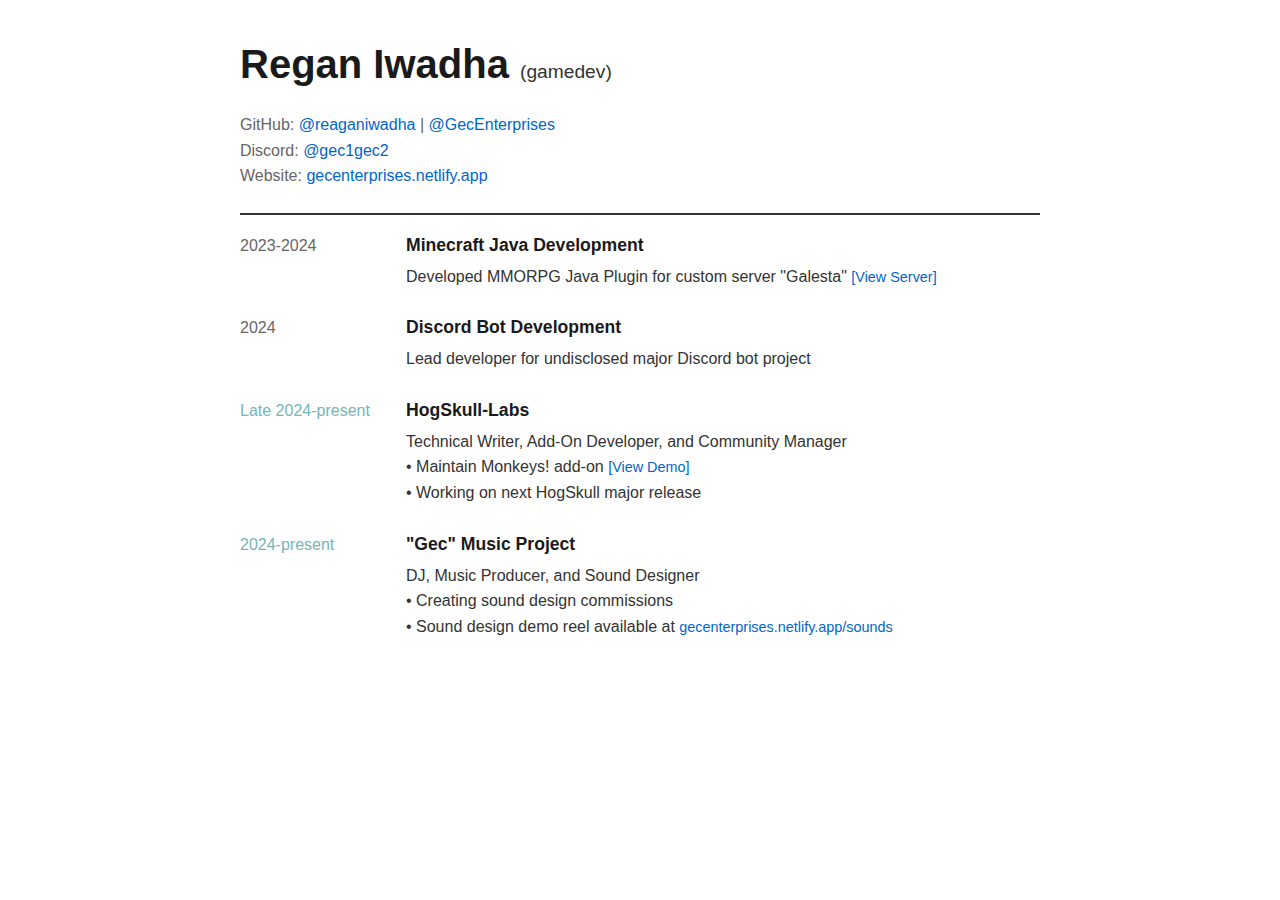
<file: cv.html>
<!DOCTYPE html>
<html lang="en">
<head>
    <meta charset="UTF-8">
    <meta name="viewport" content="width=device-width, initial-scale=1.0">
    <title>Regan Iwadha - Game Dev CV</title>
    <style>
        body {
            font-family: -apple-system, BlinkMacSystemFont, 'Segoe UI', Roboto, sans-serif;
            line-height: 1.6;
            max-width: 800px;
            margin: 0 auto;
            padding: 2rem;
            color: #333;
        }

        header {
            border-bottom: 2px solid #333;
            margin-bottom: 1rem;
            padding-bottom: 0.5rem;
        }

        h1 {
            margin: 0;
            font-size: 2.5rem;
            color: #1a1a1a;
        }

        .gamedev {
            font-size: 1.2rem;
            color: #333;
            font-weight: normal;
        }

        .contact-info {
            margin-top: 0.5rem;
            color: #666;
        }

        .contact-info a {
            color: #0066cc;
            text-decoration: none;
        }

        .contact-info a:hover {
            text-decoration: underline;
        }

        .experience-item {
            margin-bottom: 1.5rem;
            display: grid;
            grid-template-columns: 150px 1fr;
            gap: 1rem;
            align-items: baseline;
        }

        .date {
            color: #666;
            font-weight: 500;
            white-space: nowrap;
        }

        .date-present {
            color: #76b5b8;
            font-weight: 500;
            white-space: nowrap;
        }

        .project-content {
            display: flex;
            flex-direction: column;
            gap: 0.3rem;
        }

        .project-title {
            font-weight: bold;
            color: #1a1a1a;
            font-size: 1.1rem;
            margin: 0;
        }

        .project-description {
            margin: 0;
        }

        .project-link {
            color: #0066cc;
            text-decoration: none;
            font-size: 0.9rem;
        }

        .project-link:hover {
            text-decoration: underline;
        }

        @media (max-width: 600px) {
            body {
                padding: 1rem;
            }
            
            h1 {
                font-size: 2rem;
            }

            .experience-item {
                grid-template-columns: 1fr;
                gap: 0.25rem;
            }
        }
    </style>
</head>
<body>
    <header>
        <h1>Regan Iwadha <span class="gamedev">(gamedev)</span></h1>
        <div class="contact-info">
            <p>
                GitHub: <a href="https://github.com/reaganiwadha">@reaganiwadha</a> | 
                <a href="https://github.com/GecEnterprises">@GecEnterprises</a><br>
                Discord: <a href="#">@gec1gec2</a><br>
                Website: <a href="https://gecenterprises.netlify.app/">gecenterprises.netlify.app</a>
            </p>
        </div>
    </header>

    <main>
        <div class="experience-item">
            <span class="date">2023-2024</span>
            <div class="project-content">
                <div class="project-title">Minecraft Java Development</div>
                <p class="project-description">
                    Developed MMORPG Java Plugin for custom server "Galesta"
                    <a href="https://minecraft-mp.com/server-s329051" class="project-link">[View Server]</a>
                </p>
            </div>
        </div>

        <div class="experience-item">
            <span class="date">2024</span>
            <div class="project-content">
                <div class="project-title">Discord Bot Development</div>
                <p class="project-description">Lead developer for undisclosed major Discord bot project</p>
            </div>
        </div>

        <div class="experience-item">
            <span class="date-present">Late 2024-present</span>
            <div class="project-content">
                <div class="project-title">HogSkull-Labs</div>
                <p class="project-description">
                    Technical Writer, Add-On Developer, and Community Manager<br>
                    • Maintain Monkeys! add-on
                    <a href="https://www.youtube.com/watch?v=Sf9I-XXGb78" class="project-link">[View Demo]</a><br>
                    • Working on next HogSkull major release
                </p>
            </div>
        </div>

        <div class="experience-item">
            <span class="date-present">2024-present</span>
            <div class="project-content">
                <div class="project-title">"Gec" Music Project</div>
                <p class="project-description">
                    DJ, Music Producer, and Sound Designer<br>
                    • Creating sound design commissions<br>
                    • Sound design demo reel available at
                    <a href="https://gecenterprises.netlify.app/sounds" class="project-link">gecenterprises.netlify.app/sounds</a>
                </p>
            </div>
        </div>
    </main>
</body>
</html>
</file>
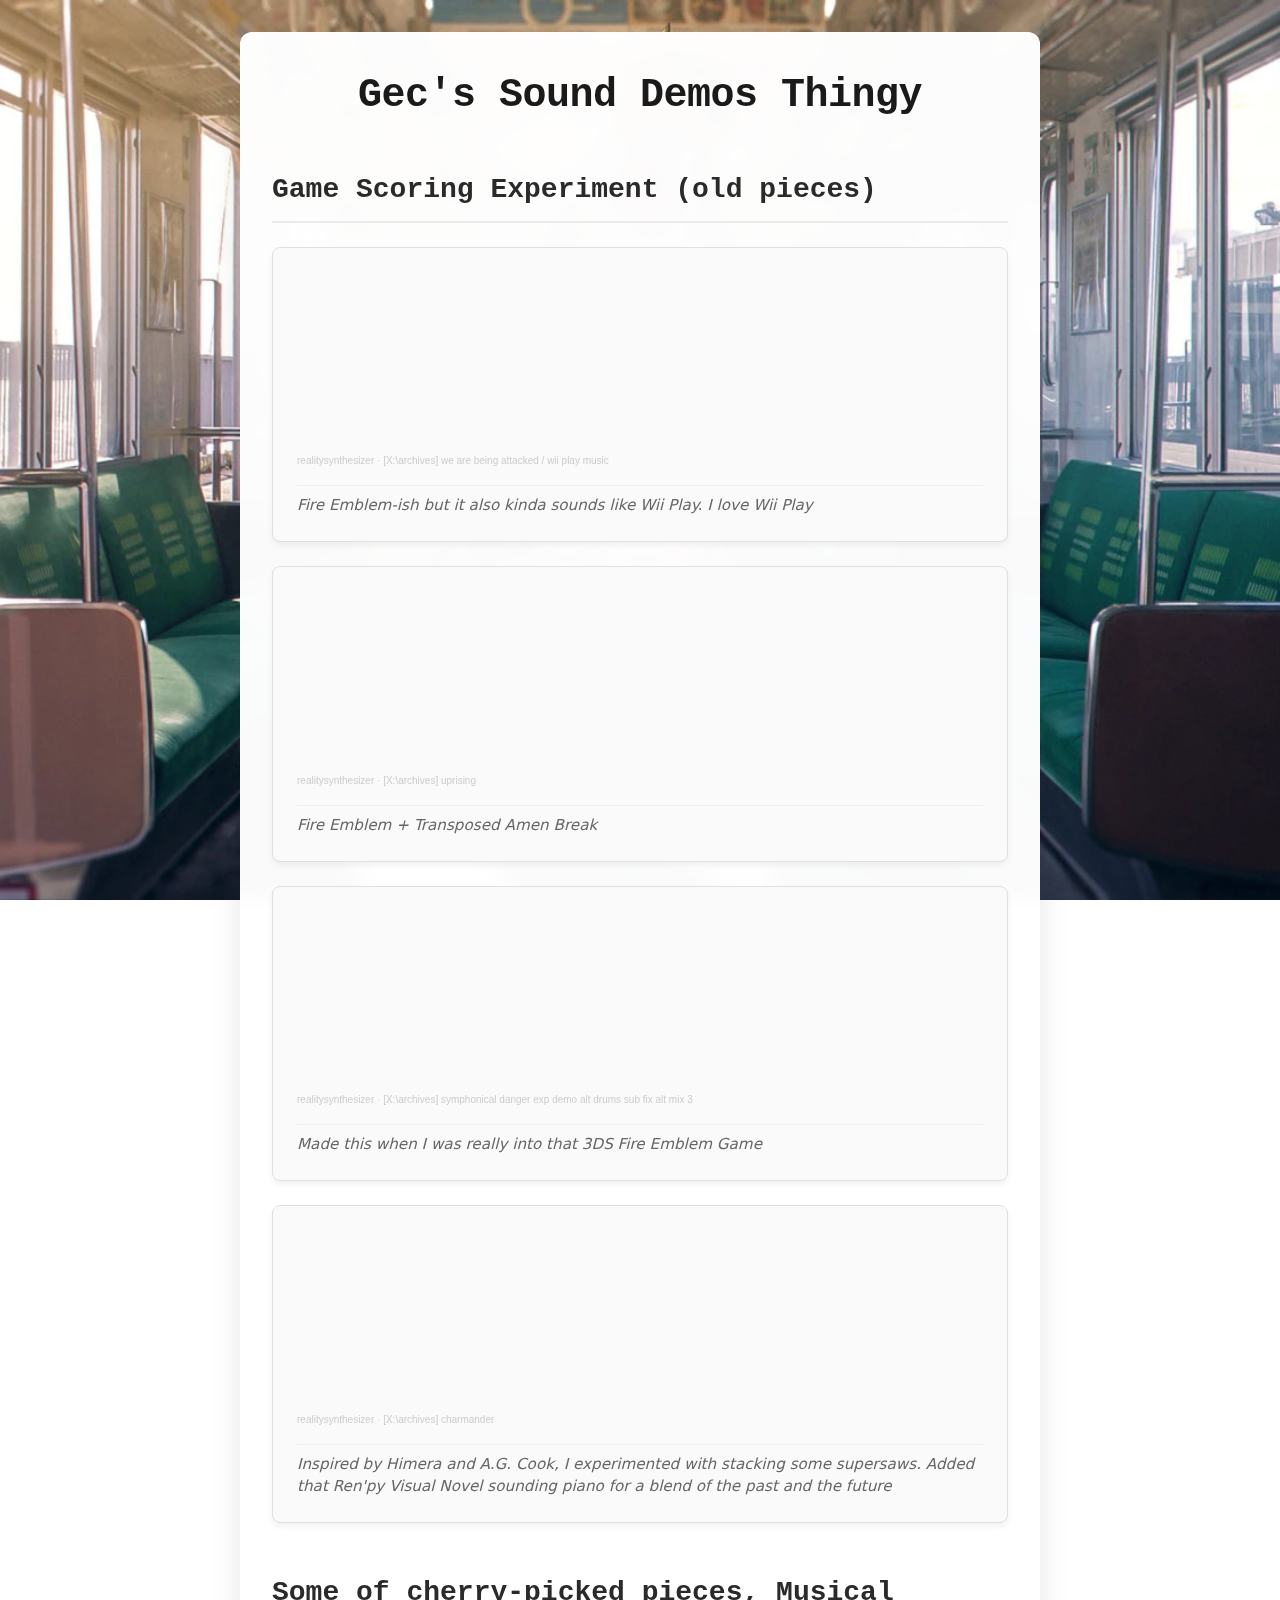
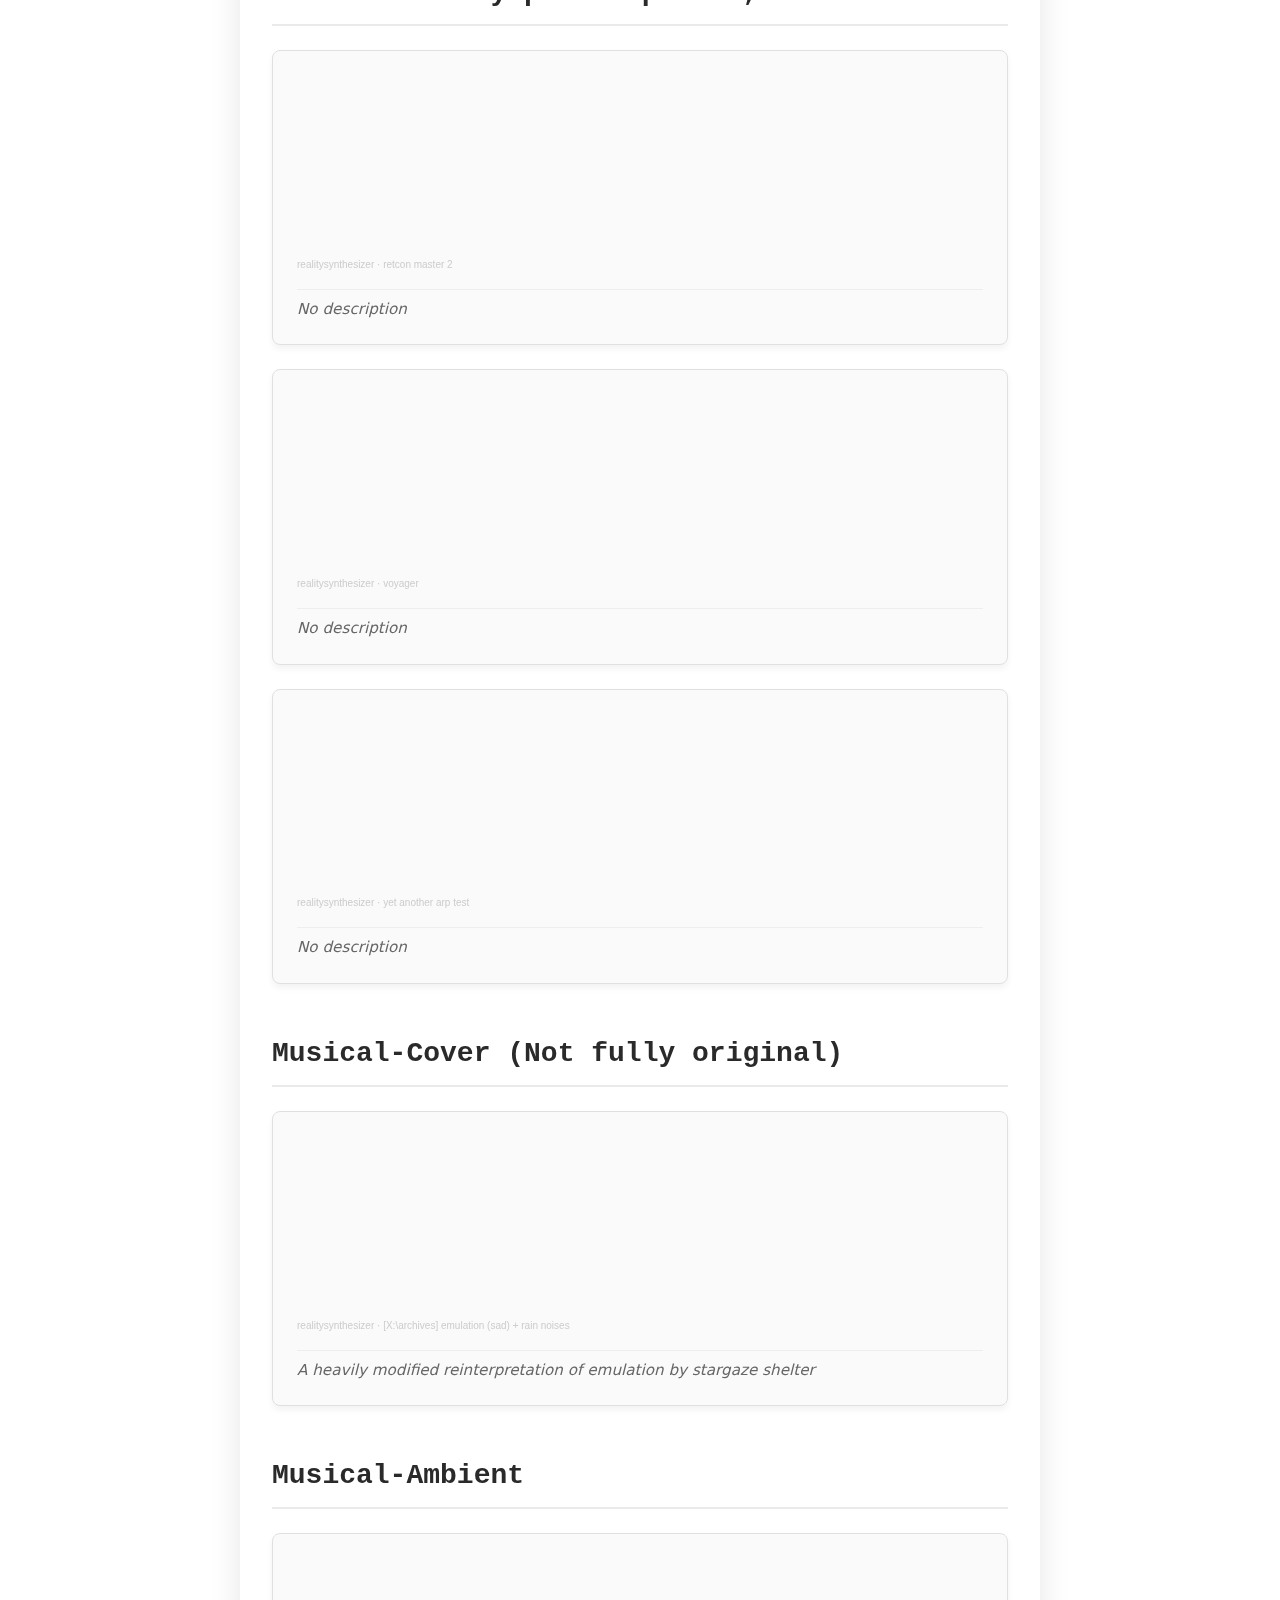
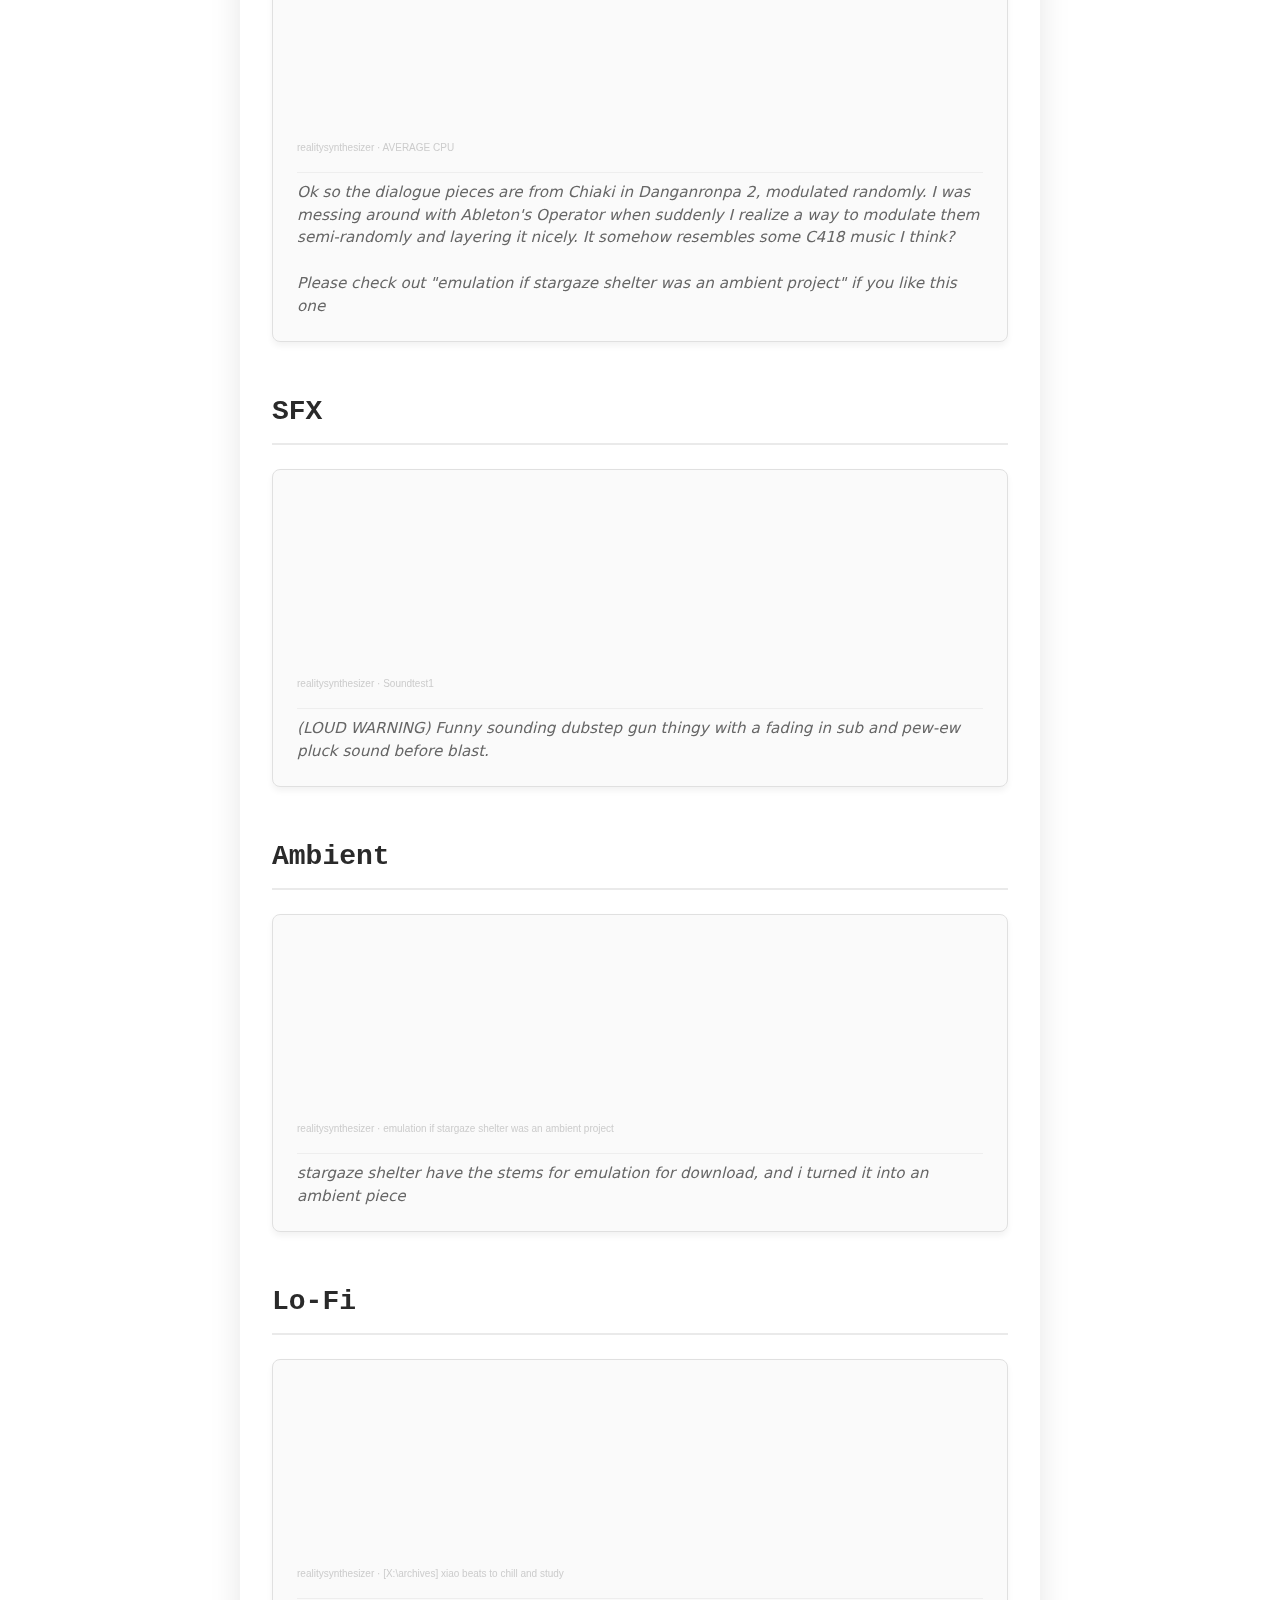
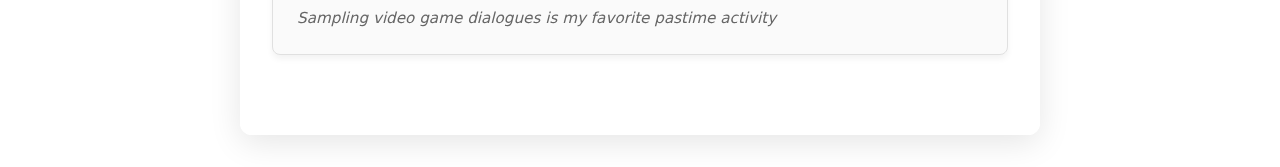
<file: sounds.html>
<!DOCTYPE html>
<html lang="en">
<head>
    <meta charset="UTF-8">
    <meta name="viewport" content="width=device-width, initial-scale=1.0">
    <title>Song Demos</title>
    <link rel="stylesheet" href="styles.css">
</head>
<body>
    <div class="container">
        <h1>Gec's Sound Demos Thingy</h1>

        <section class="genre">
            <h2>Game Scoring Experiment (old pieces)</h2>
            
            <div class="song">
                <iframe width="100%" height="166" scrolling="no" frameborder="no" allow="autoplay" src="https://w.soundcloud.com/player/?url=https%3A//api.soundcloud.com/tracks/1934026265&color=%23ff5500&auto_play=false&hide_related=false&show_comments=true&show_user=true&show_reposts=false&show_teaser=true"></iframe><div style="font-size: 10px; color: #cccccc;line-break: anywhere;word-break: normal;overflow: hidden;white-space: nowrap;text-overflow: ellipsis; font-family: Interstate,Lucida Grande,Lucida Sans Unicode,Lucida Sans,Garuda,Verdana,Tahoma,sans-serif;font-weight: 100;"><a href="https://soundcloud.com/realitysynthesizer" title="realitysynthesizer" target="_blank" style="color: #cccccc; text-decoration: none;">realitysynthesizer</a> · <a href="https://soundcloud.com/realitysynthesizer/we-are-being-attacked-wii-play-music" title="[X:\archives] we are being attacked / wii play music" target="_blank" style="color: #cccccc; text-decoration: none;">[X:\archives] we are being attacked / wii play music</a></div>
                <p class="description">Fire Emblem-ish but it also kinda sounds like Wii Play. I love Wii Play</p>
            </div>
            <div class="song">
                <iframe width="100%" height="166" scrolling="no" frameborder="no" allow="autoplay" src="https://w.soundcloud.com/player/?url=https%3A//api.soundcloud.com/tracks/1934024411&color=%23ff5500&auto_play=false&hide_related=false&show_comments=true&show_user=true&show_reposts=false&show_teaser=true"></iframe><div style="font-size: 10px; color: #cccccc;line-break: anywhere;word-break: normal;overflow: hidden;white-space: nowrap;text-overflow: ellipsis; font-family: Interstate,Lucida Grande,Lucida Sans Unicode,Lucida Sans,Garuda,Verdana,Tahoma,sans-serif;font-weight: 100;"><a href="https://soundcloud.com/realitysynthesizer" title="realitysynthesizer" target="_blank" style="color: #cccccc; text-decoration: none;">realitysynthesizer</a> · <a href="https://soundcloud.com/realitysynthesizer/xarchives-uprising" title="[X:\archives] uprising" target="_blank" style="color: #cccccc; text-decoration: none;">[X:\archives] uprising</a></div>
                <p class="description">Fire Emblem + Transposed Amen Break</p>
            </div>
            <div class="song">
                <iframe width="100%" height="166" scrolling="no" frameborder="no" allow="autoplay" src="https://w.soundcloud.com/player/?url=https%3A//api.soundcloud.com/tracks/1934025815&color=%23ff5500&auto_play=false&hide_related=false&show_comments=true&show_user=true&show_reposts=false&show_teaser=true"></iframe><div style="font-size: 10px; color: #cccccc;line-break: anywhere;word-break: normal;overflow: hidden;white-space: nowrap;text-overflow: ellipsis; font-family: Interstate,Lucida Grande,Lucida Sans Unicode,Lucida Sans,Garuda,Verdana,Tahoma,sans-serif;font-weight: 100;"><a href="https://soundcloud.com/realitysynthesizer" title="realitysynthesizer" target="_blank" style="color: #cccccc; text-decoration: none;">realitysynthesizer</a> · <a href="https://soundcloud.com/realitysynthesizer/symphonical-danger-exp-demo-alt-drums-sub-fix-alt-mix-3" title="[X:\archives] symphonical danger exp demo alt drums sub fix alt mix 3" target="_blank" style="color: #cccccc; text-decoration: none;">[X:\archives] symphonical danger exp demo alt drums sub fix alt mix 3</a></div>
                <p class="description">Made this when I was really into that 3DS Fire Emblem Game</p>
            </div>
            <div class="song">
                <iframe width="100%" height="166" scrolling="no" frameborder="no" allow="autoplay" src="https://w.soundcloud.com/player/?url=https%3A//api.soundcloud.com/tracks/1934024897&color=%23ff5500&auto_play=false&hide_related=false&show_comments=true&show_user=true&show_reposts=false&show_teaser=true"></iframe><div style="font-size: 10px; color: #cccccc;line-break: anywhere;word-break: normal;overflow: hidden;white-space: nowrap;text-overflow: ellipsis; font-family: Interstate,Lucida Grande,Lucida Sans Unicode,Lucida Sans,Garuda,Verdana,Tahoma,sans-serif;font-weight: 100;"><a href="https://soundcloud.com/realitysynthesizer" title="realitysynthesizer" target="_blank" style="color: #cccccc; text-decoration: none;">realitysynthesizer</a> · <a href="https://soundcloud.com/realitysynthesizer/charmander-remastered" title="[X:\archives] charmander" target="_blank" style="color: #cccccc; text-decoration: none;">[X:\archives] charmander</a></div>
                <p class="description">Inspired by Himera and A.G. Cook, I experimented with stacking some supersaws. Added that Ren'py Visual Novel sounding piano for a blend of the past and the future</p>
            </div>
        </section>

        <section class="genre">
            <h2>Some of cherry-picked pieces, Musical</h2>
            
            <div class="song">
                <iframe width="100%" height="166" scrolling="no" frameborder="no" allow="autoplay" src="https://w.soundcloud.com/player/?url=https%3A//api.soundcloud.com/tracks/1899512553&color=%23ff5500&auto_play=false&hide_related=false&show_comments=true&show_user=true&show_reposts=false&show_teaser=true"></iframe><div style="font-size: 10px; color: #cccccc;line-break: anywhere;word-break: normal;overflow: hidden;white-space: nowrap;text-overflow: ellipsis; font-family: Interstate,Lucida Grande,Lucida Sans Unicode,Lucida Sans,Garuda,Verdana,Tahoma,sans-serif;font-weight: 100;"><a href="https://soundcloud.com/realitysynthesizer" title="realitysynthesizer" target="_blank" style="color: #cccccc; text-decoration: none;">realitysynthesizer</a> · <a href="https://soundcloud.com/realitysynthesizer/retcon-master-2" title="retcon master 2" target="_blank" style="color: #cccccc; text-decoration: none;">retcon master 2</a></div>
                <p class="description">No description</p>
            </div>
            <div class="song">
                <iframe width="100%" height="166" scrolling="no" frameborder="no" allow="autoplay" src="https://w.soundcloud.com/player/?url=https%3A//api.soundcloud.com/tracks/1938129011&color=%23ff5500&auto_play=false&hide_related=false&show_comments=true&show_user=true&show_reposts=false&show_teaser=true"></iframe><div style="font-size: 10px; color: #cccccc;line-break: anywhere;word-break: normal;overflow: hidden;white-space: nowrap;text-overflow: ellipsis; font-family: Interstate,Lucida Grande,Lucida Sans Unicode,Lucida Sans,Garuda,Verdana,Tahoma,sans-serif;font-weight: 100;"><a href="https://soundcloud.com/realitysynthesizer" title="realitysynthesizer" target="_blank" style="color: #cccccc; text-decoration: none;">realitysynthesizer</a> · <a href="https://soundcloud.com/realitysynthesizer/voyager" title="voyager" target="_blank" style="color: #cccccc; text-decoration: none;">voyager</a></div>
                <p class="description">No description</p>
            </div>
            <div class="song">
                <iframe width="100%" height="166" scrolling="no" frameborder="no" allow="autoplay" src="https://w.soundcloud.com/player/?url=https%3A//api.soundcloud.com/tracks/1732073637&color=%23ff5500&auto_play=false&hide_related=false&show_comments=true&show_user=true&show_reposts=false&show_teaser=true"></iframe><div style="font-size: 10px; color: #cccccc;line-break: anywhere;word-break: normal;overflow: hidden;white-space: nowrap;text-overflow: ellipsis; font-family: Interstate,Lucida Grande,Lucida Sans Unicode,Lucida Sans,Garuda,Verdana,Tahoma,sans-serif;font-weight: 100;"><a href="https://soundcloud.com/realitysynthesizer" title="realitysynthesizer" target="_blank" style="color: #cccccc; text-decoration: none;">realitysynthesizer</a> · <a href="https://soundcloud.com/realitysynthesizer/sine-saw-and-reverb" title="yet another arp test" target="_blank" style="color: #cccccc; text-decoration: none;">yet another arp test</a></div>
                <p class="description">No description</p>
            </div>
        </section>

        <section class="genre">
            <h2>Musical-Cover (Not fully original)</h2>
            
            <div class="song">
                <iframe width="100%" height="166" scrolling="no" frameborder="no" allow="autoplay" src="https://w.soundcloud.com/player/?url=https%3A//api.soundcloud.com/tracks/1925991845&color=%23ff5500&auto_play=false&hide_related=false&show_comments=true&show_user=true&show_reposts=false&show_teaser=true"></iframe><div style="font-size: 10px; color: #cccccc;line-break: anywhere;word-break: normal;overflow: hidden;white-space: nowrap;text-overflow: ellipsis; font-family: Interstate,Lucida Grande,Lucida Sans Unicode,Lucida Sans,Garuda,Verdana,Tahoma,sans-serif;font-weight: 100;"><a href="https://soundcloud.com/realitysynthesizer" title="realitysynthesizer" target="_blank" style="color: #cccccc; text-decoration: none;">realitysynthesizer</a> · <a href="https://soundcloud.com/realitysynthesizer/reinterpreted-emulation" title="[X:\archives] emulation (sad) + rain noises" target="_blank" style="color: #cccccc; text-decoration: none;">[X:\archives] emulation (sad) + rain noises</a></div>
                <p class="description">A heavily modified reinterpretation of emulation by stargaze shelter</p>
            </div>
        </section>

        <section class="genre">
            <h2>Musical-Ambient</h2>
            
            <div class="song">
                <iframe width="100%" height="166" scrolling="no" frameborder="no" allow="autoplay" src="https://w.soundcloud.com/player/?url=https%3A//api.soundcloud.com/tracks/1668937923&color=%23ff5500&auto_play=false&hide_related=false&show_comments=true&show_user=true&show_reposts=false&show_teaser=true"></iframe><div style="font-size: 10px; color: #cccccc;line-break: anywhere;word-break: normal;overflow: hidden;white-space: nowrap;text-overflow: ellipsis; font-family: Interstate,Lucida Grande,Lucida Sans Unicode,Lucida Sans,Garuda,Verdana,Tahoma,sans-serif;font-weight: 100;"><a href="https://soundcloud.com/realitysynthesizer" title="realitysynthesizer" target="_blank" style="color: #cccccc; text-decoration: none;">realitysynthesizer</a> · <a href="https://soundcloud.com/realitysynthesizer/average-cpu" title="AVERAGE CPU" target="_blank" style="color: #cccccc; text-decoration: none;">AVERAGE CPU</a></div>
                <p class="description">Ok so the dialogue pieces are from Chiaki in Danganronpa 2, modulated randomly. I was messing around with Ableton's Operator when suddenly I realize a way to modulate them semi-randomly and layering it nicely. It somehow resembles some C418 music I think?<br><br>Please check out "emulation if stargaze shelter was an ambient project" if you like this one</p>
            </div>
        </section>


        
        <section class="genre">
            <h2>SFX</h2>
            
            <div class="song">
                <iframe width="100%" height="166" scrolling="no" frameborder="no" allow="autoplay" src="https://w.soundcloud.com/player/?url=https%3A//api.soundcloud.com/tracks/1884311523&color=%23ff5500&auto_play=false&hide_related=false&show_comments=true&show_user=true&show_reposts=false&show_teaser=true"></iframe><div style="font-size: 10px; color: #cccccc;line-break: anywhere;word-break: normal;overflow: hidden;white-space: nowrap;text-overflow: ellipsis; font-family: Interstate,Lucida Grande,Lucida Sans Unicode,Lucida Sans,Garuda,Verdana,Tahoma,sans-serif;font-weight: 100;"><a href="https://soundcloud.com/realitysynthesizer" title="realitysynthesizer" target="_blank" style="color: #cccccc; text-decoration: none;">realitysynthesizer</a> · <a href="https://soundcloud.com/realitysynthesizer/soundtest1" title="Soundtest1" target="_blank" style="color: #cccccc; text-decoration: none;">Soundtest1</a></div>
                <p class="description">(LOUD WARNING) Funny sounding dubstep gun thingy with a fading in sub and pew-ew pluck sound before blast.</p>
            </div>
        </section>

        <section class="genre">
            <h2>Ambient</h2>
            
            <div class="song">
                <iframe width="100%" height="166" scrolling="no" frameborder="no" allow="autoplay" src="https://w.soundcloud.com/player/?url=https%3A//api.soundcloud.com/tracks/1773798615&color=%23ff5500&auto_play=false&hide_related=false&show_comments=true&show_user=true&show_reposts=false&show_teaser=true"></iframe><div style="font-size: 10px; color: #cccccc;line-break: anywhere;word-break: normal;overflow: hidden;white-space: nowrap;text-overflow: ellipsis; font-family: Interstate,Lucida Grande,Lucida Sans Unicode,Lucida Sans,Garuda,Verdana,Tahoma,sans-serif;font-weight: 100;"><a href="https://soundcloud.com/realitysynthesizer" title="realitysynthesizer" target="_blank" style="color: #cccccc; text-decoration: none;">realitysynthesizer</a> · <a href="https://soundcloud.com/realitysynthesizer/stargaze-shelter-if-it-was-an-ambient-project" title="emulation if stargaze shelter was an ambient project" target="_blank" style="color: #cccccc; text-decoration: none;">emulation if stargaze shelter was an ambient project</a></div>
                <p class="description">stargaze shelter have the stems for emulation for download, and i turned it into an ambient piece</p>
            </div>
        </section>

        <section class="genre">
            <h2>Lo-Fi</h2>
            
            <div class="song">
                <iframe width="100%" height="166" scrolling="no" frameborder="no" allow="autoplay" src="https://w.soundcloud.com/player/?url=https%3A//api.soundcloud.com/tracks/1934038709&color=%23ff5500&auto_play=false&hide_related=false&show_comments=true&show_user=true&show_reposts=false&show_teaser=true"></iframe><div style="font-size: 10px; color: #cccccc;line-break: anywhere;word-break: normal;overflow: hidden;white-space: nowrap;text-overflow: ellipsis; font-family: Interstate,Lucida Grande,Lucida Sans Unicode,Lucida Sans,Garuda,Verdana,Tahoma,sans-serif;font-weight: 100;"><a href="https://soundcloud.com/realitysynthesizer" title="realitysynthesizer" target="_blank" style="color: #cccccc; text-decoration: none;">realitysynthesizer</a> · <a href="https://soundcloud.com/realitysynthesizer/xiao-beats-to-chill-and-study" title="[X:\archives] xiao beats to chill and study" target="_blank" style="color: #cccccc; text-decoration: none;">[X:\archives] xiao beats to chill and study</a></div>
                <p class="description">Sampling video game dialogues is my favorite pastime activity</p>
            </div>
        </section>
    </div>
</body>
</html>
</file>
<file: styles.css>
* {
    margin: 0;
    padding: 0;
    box-sizing: border-box;
}

body {
    font-family: system-ui, -apple-system, BlinkMacSystemFont, 'Segoe UI', Roboto, 'Helvetica Neue', Arial, sans-serif;
    line-height: 1.6;
    color: #333;
    background-image: url("bg2.webp");
    background-size: cover;
    background-attachment: fixed;
    background-repeat: no-repeat;
    background-position: center;
    min-height: 100vh;
    padding: 2rem 1rem;
}

.container {
    max-width: 800px;
    margin: 0 auto;
    padding: 2rem;
    background-color: rgba(255, 255, 255, 0.98);
    box-shadow: 0 8px 32px rgba(0, 0, 0, 0.1);
    border-radius: 12px;
    backdrop-filter: blur(10px);
}

h1 {
    font-family: 'Courier New', monospace;
    font-size: 2.5rem;
    font-weight: 700;
    color: #1a1a1a;
    margin-bottom: 2rem;
    text-align: center;
    letter-spacing: -0.5px;
}

h2 {
    font-family: 'Courier New', monospace;
    font-size: 1.75rem;
    font-weight: 600;
    color: #2a2a2a;
    margin: 2.5rem 0 1.5rem;
    padding-bottom: 0.5rem;
    border-bottom: 2px solid #eaeaea;
}

.genre {
    margin-bottom: 3rem;
}

.song {
    margin-bottom: 1.5rem;
    padding: 1.5rem;
    background-color: #fafafa;
    border: 1px solid #e0e0e0;
    border-radius: 8px;
    box-shadow: 0 4px 6px rgba(0, 0, 0, 0.05);
    transition: transform 0.2s ease, box-shadow 0.2s ease;
}

.song:hover {
    transform: translateY(-2px);
    box-shadow: 0 6px 12px rgba(0, 0, 0, 0.1);
}

.description {
    font-style: italic;
    color: #666;
    margin-top: 1rem;
    font-size: 0.95rem;
    line-height: 1.5;
    padding-top: 0.5rem;
    border-top: 1px solid #eee;
}

audio {
    width: 100%;
    margin-top: 1rem;
}

iframe {
    border-radius: 8px;
    margin-bottom: 0.5rem;
}

@media screen and (max-width: 768px) {
    body {
        padding: 1rem 0.5rem;
    }

    .container {
        padding: 1.5rem;
    }

    h1 {
        font-size: 2rem;
    }

    h2 {
        font-size: 1.5rem;
    }

    .song {
        padding: 1rem;
    }
}

@media screen and (max-width: 480px) {
    .container {
        padding: 1rem;
    }

    h1 {
        font-size: 1.75rem;
    }

    .song {
        margin-bottom: 1rem;
    }
}
</file>
